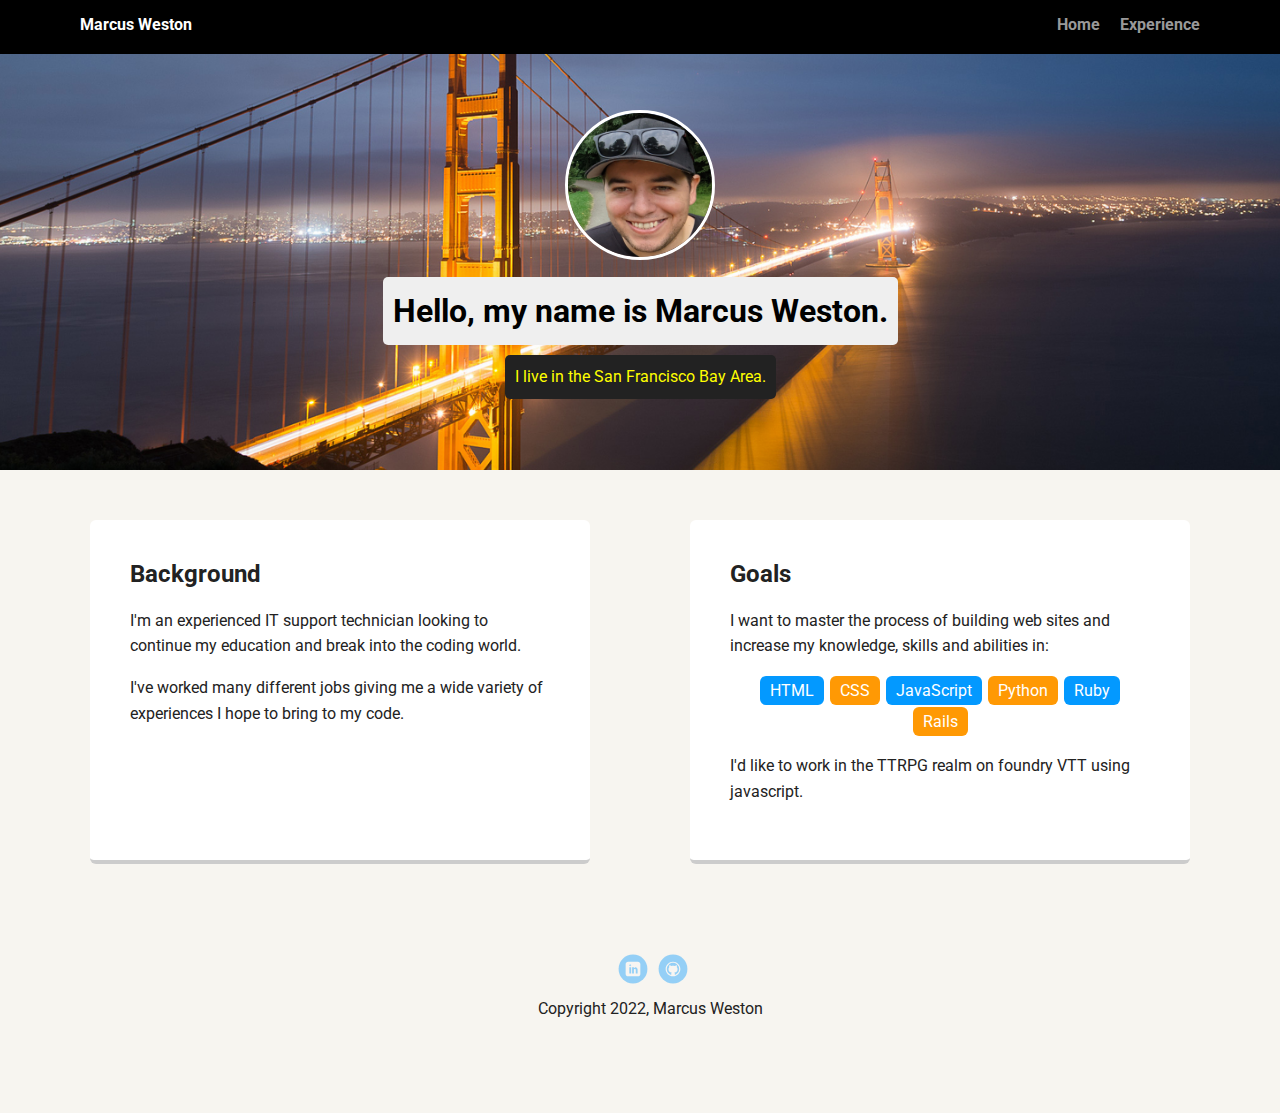
<file: index.html>
<!doctype html>
<html lang="en">
<head>
  <meta charset="utf-8">
  <title>Marcus Weston&apos;s Profile</title>
  <meta name="viewport" content="width=device-width, initial-scale=1.0">
  <link rel="stylesheet" href="styles.css">
  <link href="https://fonts.googleapis.com/css?family=Muli%7CRoboto:400,300,500,700,900" rel="stylesheet"></head>
  <body>

    <div class="main-nav">
        <ul class="nav">
          <li class="name">Marcus Weston</li>
          <li><a href="index.html">Home</a></li>
          <li><a href="experience.html">Experience</a></li>
        </ul>
    </div>

    <header>
      <img src="images/mweston.png" alt="Photo of Marcus Weston" class="profile-image">
      <h1 class="tag name">Hello, my name is Marcus Weston.</h1>
      <p class="tag location">I live in the San Francisco Bay Area.</p>
    </header>

    <main class="flex">
      <div class="card">
        <h2>Background</h2>
        <p>I&apos;m an experienced IT support technician looking to continue my education and break into the coding world.</p>
        <p>I&apos;ve worked many different jobs giving me a wide variety of experiences I hope to bring to my code.</p>
      </div> 

      <div class="card">
        <h2>Goals</h2>
        <p>I want to master the process of building web sites and increase my knowledge, skills and abilities in:</p>
        <ul class="skills">
          <li>HTML</li>
          <li>CSS</li>
          <li>JavaScript</li>
          <li>Python</li>
          <li>Ruby</li>
          <li>Rails</li>
        </ul>
        <p>I&apos;d like to work in the TTRPG realm on foundry VTT using javascript.</p>
      </div> 

    </main>
    <footer>
      <ul>
        <li><a href="https://www.linkedin.com/in/marcussbweston/" class="social linkedin">LinkedIn</a></li>
        <li><a href="https://github.com/Markymarc34" class="social github">Github</a></li>
      </ul>
      <p class="copyright">Copyright 2022, Marcus Weston</p>
    </footer>
  </body>
  </html>
</file>
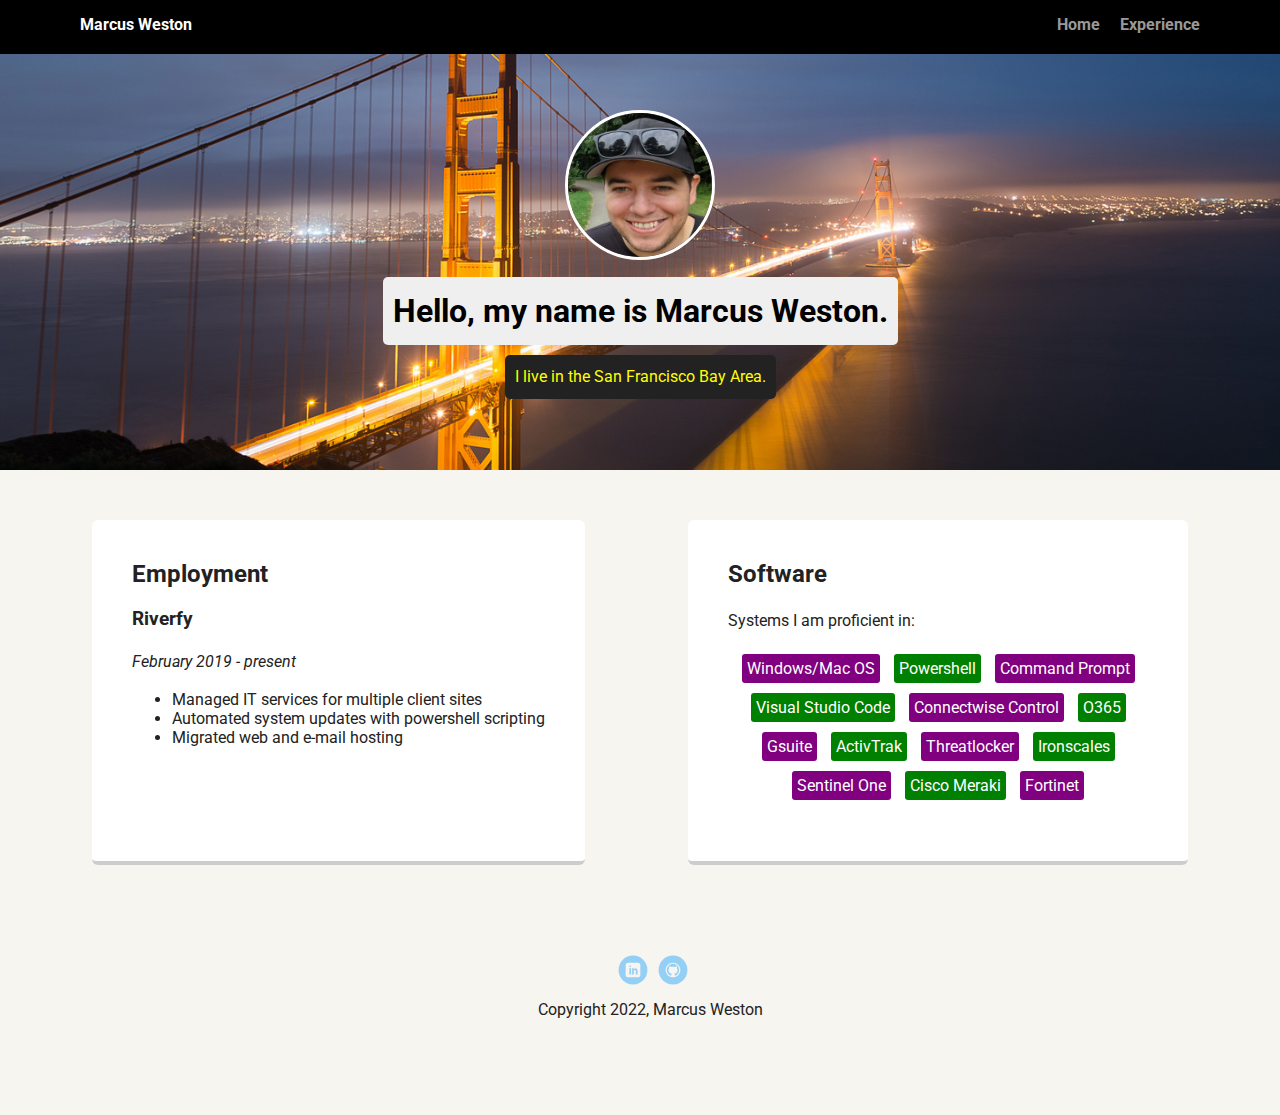
<file: experience.html>
<!doctype html>
<html lang="en">
<head>
  <meta charset="utf-8">
  <title>Marcus Weston&apos;s Experience</title>
  <meta name="viewport" content="width=device-width, initial-scale=1.0">
  <link rel="stylesheet" href="styles.css">
  <link href="https://fonts.googleapis.com/css?family=Muli%7CRoboto:400,300,500,700,900" rel="stylesheet"></head>
  <body>

    <div class="main-nav">
        <ul class="nav">
          <li class="name">Marcus Weston</li>
          <li><a href="index.html">Home</a></li>
          <li><a href="experience.html">Experience</a></li>
        </ul>
    </div>

    <header>
      <img src="images/mweston.png" alt="Photo of Marcus Weston" class="profile-image">
      <h1 class="tag name">Hello, my name is Marcus Weston.</h1>
      <p class="tag location">I live in the San Francisco Bay Area.</p>
    </header>

    <main class="flex">
      <div class="card">
        <h2>Employment</h2>
        <h3>Riverfy</h3> 
        <p><em>February 2019 - present</em></p>
            <ul>
              <li>Managed IT services for multiple client sites</li>
              <li>Automated system updates with powershell scripting</li>
              <li>Migrated web and e-mail hosting</li>
            </ul>
      </div> 

      <div class="card">
        <h2>Software</h2>
        <p>Systems I am proficient in:</p>
        <ul class="software">
          <li>Windows/Mac OS</li>
          <li>Powershell</li>
          <li>Command Prompt</li>
          <li>Visual Studio Code</li>
          <li>Connectwise Control</li>
          <li>O365</li>
          <li>Gsuite</li>
          <li>ActivTrak</li>
          <li>Threatlocker</li>
          <li>Ironscales</li>
          <li>Sentinel One</li>
          <li>Cisco Meraki</li>
          <li>Fortinet</li>
        </ul>
      </div> 

    </main>
    <footer>
      <ul>
        <li><a href="https://www.linkedin.com/in/marcussbweston/" class="social linkedin">LinkedIn</a></li>
        <li><a href="https://github.com/Markymarc34" class="social github">Github</a></li>
      </ul>
      <p class="copyright">Copyright 2022, Marcus Weston</p>
    </footer>
  </body>
  </html>
</file>
<file: styles.css>
/* Global Layout Set-up */
* { 
  box-sizing: border-box;
}
  
body {
  margin: 0;
  padding: 0;
  text-align: center;
  font-family: 'Roboto', sans-serif;
  color: #222;
  background: #f7f5f0;
}
/* Link Styles */

a {
  text-decoration: none;
  color: #999;
}
a:hover {
  color: #6633ff;
}

/* Section Styles */

.main-nav {
  width: 100%;
  background: black;
  min-height: 30px;
  padding: 10px;
  position: fixed;
  text-align: center;
}
.nav {
  display: flex;
  justify-content: space-around;
  font-weight: 700;
  list-style-type: none;
  margin: 0 auto;
  padding: 0;
}

.nav .name {
    display: block;
    margin-right: auto;
    color: white;
}
.nav li {
  padding: 5px 10px 10px 10px;
}
.nav a {
  transition: all .5s;
}
.nav a:hover {
  color: white
}

header {
  text-align: center;
  background: url('images/gg-bridge.png') no-repeat top center ;
  background-size: cover;
  overflow: hidden;
  padding-top: 60px;
}
header {
  line-height: 1.5;
}
header .profile-image {
  margin-top: 50px;
  width: 150px;
  height: 150px;
  border-radius: 50%;
  border: 3px solid white;
  transition: all .5s;
}
header .profile-image:hover {
  transform: scale(1.5) rotate(1080deg);
}
.tag {
  background-color: #efefef;
  color: black;
  padding: 10px;
  border-radius: 5px;
  display: table;
  margin: 10px auto;
} 
.location {
  background-color: #222;
  color: yellow;
}
.card {
  margin: 30px;
  padding: 20px 40px 40px;
  max-width: 500px;
  text-align: left;
  background: #fff;
  border-bottom: 4px solid #ccc;
  border-radius: 6px;
  transition: all .5s;
}
.card:hover {
  border-color: #ff99ff;
}

ul.skills {
  padding: 0;
  text-align: center;
}

.skills li {
  border-radius: 6px;
  display: inline-block;
  background: #ff9904;
  color: white;
  padding: 5px 10px;
  margin: 1px;
}

.skills li:nth-child(odd) {
  background: #0399ff;
}

ul.software {
  padding: 0;
  text-align: center;
}

.software li {
  border-radius: 3px;
  display: inline-table;
  background: purple;
  color: white;
  padding: 5px 5px;
  margin: 5px;
}

.software li:nth-child(even) {
  background: green;
}

footer {
  width: 100%;
  min-height: 30px;
  padding: 20px 0 40px 20px;
}

footer .copyright {
  top: -8px;
  font-size: .75em;
}

footer ul {
  list-style-type: none;
  margin: 0;
  padding: 0;
}

footer ul li {
  display: inline-block;
}

a.social {
  display: inline-block;
  text-indent: -9999px;
  margin-left: 5px;
  width: 30px;
  height: 30px;
  background-size: 30px 30px;
  opacity: .4;
  transition: all .5s;
}
a.twitter {
  background-image: url(images/twitter.svg);
}
a.linkedin {
  background-image: url(images/linkedin.svg);
}
a.github {
  background-image: url(images/github.svg);
}
a.social:hover {
  opacity: 1;
}
.clearfix {
  clear: both;
}

/* Styles for larger screens */
@media screen and (min-width: 720px) {
  
  .flex {
      display: -ms-flexbox;      /* TWEENER - IE 10 */
      display: flex; 
      max-width: 1200px;
      -ms-flex-pack: distribute;
      justify-content: space-around;
      margin: 0 auto;
  }

  header {
    min-height: 470px;
  }

  .nav {
    max-width: 1200px;
    padding: 0 30px;
  }


  main {
    padding-top: 20px;
  }

  main p {
    line-height: 1.6em;
  }

  footer {
    font-size: 1.3em;
    max-width: 1200px;
    margin: 40px auto;
  }

}
</file>
